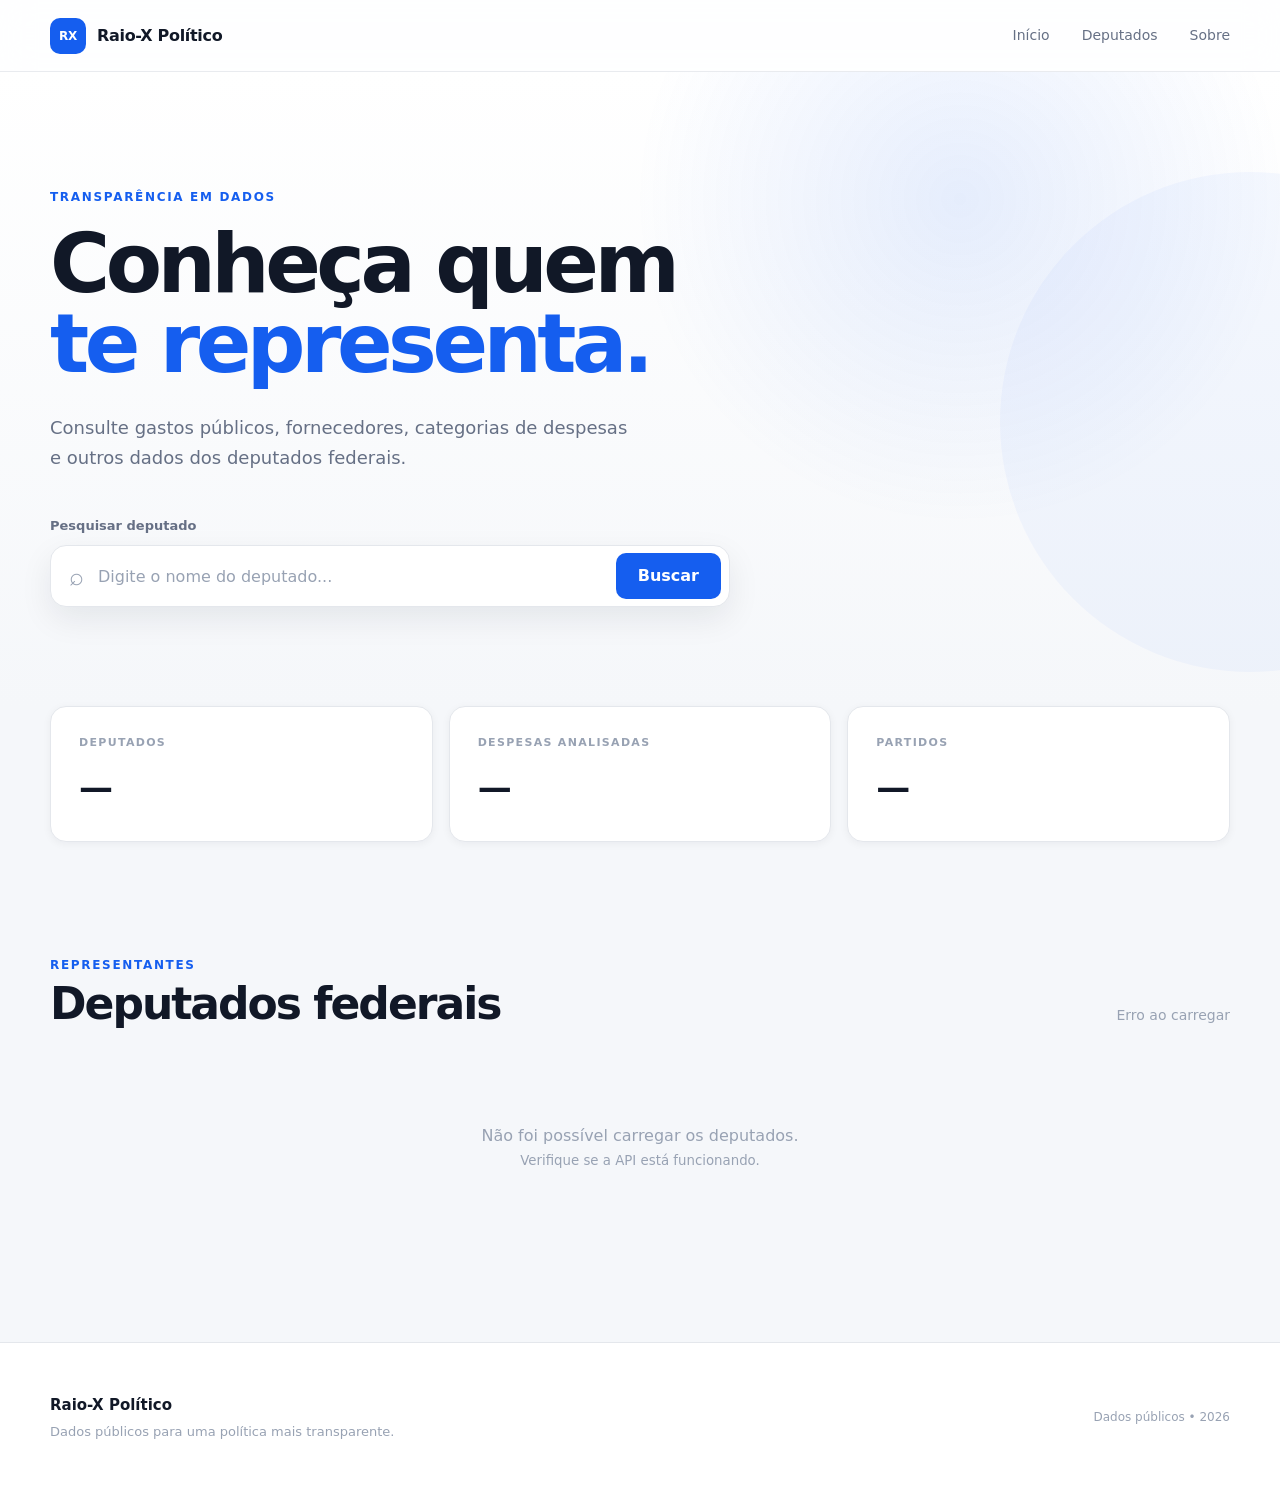
<file: docs/index.html>
<!DOCTYPE html>
<html lang="pt-BR">
<head>
    <meta charset="UTF-8">
    <meta name="viewport" content="width=device-width, initial-scale=1.0">

    <meta
        name="description"
        content="Raio-X Político — consulte dados públicos e gastos de políticos brasileiros."
    >

    <title>Raio-X Político</title>

    <link rel="stylesheet" href="css/style.css">
</head>

<body>

    <header class="site-header">
        <div class="container header-content">

            <a href="index.html" class="brand">
                <span class="brand-mark">RX</span>
                <span class="brand-name">Raio-X Político</span>
            </a>

            <nav class="main-nav" aria-label="Navegação principal">
                <a href="#inicio">Início</a>
                <a href="#deputados">Deputados</a>
                <a href="#sobre">Sobre</a>
            </nav>

        </div>
    </header>


    <main>

        <section id="inicio" class="hero">
            <div class="container hero-content">

                <span class="eyebrow">
                    TRANSPARÊNCIA EM DADOS
                </span>

                <h1>
                    Conheça quem<br>
                    <span>te representa.</span>
                </h1>

                <p class="hero-description">
                    Consulte gastos públicos, fornecedores,
                    categorias de despesas e outros dados
                    dos deputados federais.
                </p>

                <div class="search-box">
                    <label for="search">
                        Pesquisar deputado
                    </label>

                    <div class="search-input">
                        <span aria-hidden="true">⌕</span>

                        <input
                            id="search"
                            type="search"
                            placeholder="Digite o nome do deputado..."
                            autocomplete="off"
                        >

                        <button type="button" id="search-button">
                            Buscar
                        </button>
                    </div>
                </div>

            </div>
        </section>


        <section class="stats" aria-label="Resumo dos dados">

            <div class="container stats-grid">

                <article class="stat-card">
                    <span class="stat-label">
                        DEPUTADOS
                    </span>

                    <strong id="total-deputados">
                        —
                    </strong>
                </article>

                <article class="stat-card">
                    <span class="stat-label">
                        DESPESAS ANALISADAS
                    </span>

                    <strong id="total-despesas">
                        —
                    </strong>
                </article>

                <article class="stat-card">
                    <span class="stat-label">
                        PARTIDOS
                    </span>

                    <strong id="total-partidos">
                        —
                    </strong>
                </article>

            </div>

        </section>


        <section id="deputados" class="deputados-section">

            <div class="container">

                <div class="section-heading">
                    <div>
                        <span class="eyebrow">
                            REPRESENTANTES
                        </span>

                        <h2>
                            Deputados federais
                        </h2>
                    </div>

                    <span id="resultado-count"></span>
                </div>

                <div
                    id="deputados-lista"
                    class="deputados-grid"
                >
                    <div class="loading">
                        Carregando deputados...
                    </div>
                </div>

            </div>

        </section>

    </main>


    <footer id="sobre" class="site-footer">

        <div class="container footer-content">

            <div>
                <strong>Raio-X Político</strong>

                <p>
                    Dados públicos para uma política mais transparente.
                </p>
            </div>

            <span>
                Dados públicos • 2026
            </span>

        </div>

    </footer>


    <script src="js/app.js" defer></script>

</body>
</html>
</file>
<file: docs/css/style.css>
:root {
    --bg: #f5f7fa;
    --surface: #ffffff;
    --surface-soft: #eef2f6;

    --text: #111827;
    --text-secondary: #667085;
    --text-muted: #98a2b3;

    --border: #e4e7ec;

    --accent: #155eef;
    --accent-dark: #0b4bc4;
    --accent-soft: #e8f0ff;

    --success: #12b76a;

    --radius-sm: 10px;
    --radius-md: 16px;
    --radius-lg: 24px;

    --shadow-sm: 0 2px 8px rgba(16, 24, 40, 0.05);
    --shadow-md: 0 12px 32px rgba(16, 24, 40, 0.08);

    --container: 1180px;
}


* {
    margin: 0;
    padding: 0;
    box-sizing: border-box;
}


html {
    scroll-behavior: smooth;
}


body {
    min-height: 100vh;

    background: var(--bg);
    color: var(--text);

    font-family:
        Inter,
        ui-sans-serif,
        system-ui,
        -apple-system,
        BlinkMacSystemFont,
        "Segoe UI",
        sans-serif;

    line-height: 1.5;

    -webkit-font-smoothing: antialiased;
}


a {
    color: inherit;
    text-decoration: none;
}


button,
input {
    font: inherit;
}


button {
    border: 0;
    cursor: pointer;
}


.container {
    width: min(
        calc(100% - 48px),
        var(--container)
    );

    margin-inline: auto;
}


/* =========================
   HEADER
   ========================= */

.site-header {
    position: sticky;
    top: 0;
    z-index: 100;

    height: 72px;

    background: rgba(255, 255, 255, 0.88);

    border-bottom: 1px solid rgba(228, 231, 236, 0.8);

    backdrop-filter: blur(16px);
}


.header-content {
    height: 100%;

    display: flex;
    align-items: center;
    justify-content: space-between;
}


.brand {
    display: flex;
    align-items: center;
    gap: 11px;

    font-weight: 700;
}


.brand-mark {
    width: 36px;
    height: 36px;

    display: grid;
    place-items: center;

    border-radius: 10px;

    background: var(--accent);
    color: white;

    font-size: 12px;
    font-weight: 800;
    letter-spacing: -0.03em;
}


.brand-name {
    letter-spacing: -0.02em;
}


.main-nav {
    display: flex;
    align-items: center;
    gap: 32px;

    color: var(--text-secondary);

    font-size: 14px;
    font-weight: 500;
}


.main-nav a {
    transition:
        color 160ms ease,
        transform 160ms ease;
}


.main-nav a:hover {
    color: var(--text);
}


/* =========================
   HERO
   ========================= */

.hero {
    position: relative;

    overflow: hidden;

    background:
        radial-gradient(
            circle at 75% 20%,
            rgba(21, 94, 239, 0.10),
            transparent 30%
        ),
        linear-gradient(
            180deg,
            #ffffff 0%,
            #f5f7fa 100%
        );
}


.hero::after {
    content: "";

    position: absolute;

    width: 500px;
    height: 500px;

    right: -220px;
    top: 100px;

    border-radius: 50%;

    background: rgba(21, 94, 239, 0.035);

    pointer-events: none;
}


.hero-content {
    position: relative;
    z-index: 1;

    padding-top: 112px;
    padding-bottom: 100px;
}


.eyebrow {
    display: inline-block;

    margin-bottom: 18px;

    color: var(--accent);

    font-size: 12px;
    font-weight: 800;

    letter-spacing: 0.14em;
}


.hero h1 {
    max-width: 800px;

    font-size: clamp(
        48px,
        7vw,
        82px
    );

    line-height: 0.98;

    letter-spacing: -0.055em;

    font-weight: 750;
}


.hero h1 span {
    color: var(--accent);
}


.hero-description {
    max-width: 590px;

    margin-top: 28px;

    color: var(--text-secondary);

    font-size: 18px;
    line-height: 1.7;
}


/* =========================
   SEARCH
   ========================= */

.search-box {
    width: min(680px, 100%);

    margin-top: 42px;
}


.search-box label {
    display: block;

    margin-bottom: 10px;

    color: var(--text-secondary);

    font-size: 13px;
    font-weight: 600;
}


.search-input {
    display: flex;
    align-items: center;

    min-height: 62px;

    padding-left: 18px;

    background: var(--surface);

    border: 1px solid var(--border);
    border-radius: var(--radius-md);

    box-shadow: var(--shadow-md);

    transition:
        border-color 180ms ease,
        box-shadow 180ms ease;
}


.search-input:focus-within {
    border-color: rgba(21, 94, 239, 0.5);

    box-shadow:
        0 0 0 4px rgba(21, 94, 239, 0.10),
        var(--shadow-md);
}


.search-input > span {
    color: var(--text-muted);

    font-size: 25px;
    line-height: 1;
}


.search-input input {
    flex: 1;

    min-width: 0;

    height: 60px;

    padding: 0 14px;

    background: transparent;

    border: 0;
    outline: 0;

    color: var(--text);

    font-size: 16px;
}


.search-input input::placeholder {
    color: var(--text-muted);
}


.search-input button {
    height: 46px;

    margin-right: 8px;
    padding: 0 22px;

    border-radius: 10px;

    background: var(--accent);
    color: white;

    font-weight: 650;

    transition:
        background 160ms ease,
        transform 160ms ease;
}


.search-input button:hover {
    background: var(--accent-dark);

    transform: translateY(-1px);
}


.search-input button:active {
    transform: translateY(0);
}


/* =========================
   STATS
   ========================= */

.stats {
    position: relative;
    z-index: 2;

    margin-top: -1px;
}


.stats-grid {
    display: grid;

    grid-template-columns:
        repeat(3, 1fr);

    gap: 16px;
}


.stat-card {
    padding: 28px;

    background: var(--surface);

    border: 1px solid var(--border);
    border-radius: var(--radius-md);

    box-shadow: var(--shadow-sm);
}


.stat-label {
    display: block;

    margin-bottom: 10px;

    color: var(--text-muted);

    font-size: 11px;
    font-weight: 800;

    letter-spacing: 0.12em;
}


.stat-card strong {
    display: block;

    font-size: 34px;

    letter-spacing: -0.04em;
}


/* =========================
   DEPUTADOS
   ========================= */

.deputados-section {
    padding: 110px 0;
}


.section-heading {
    display: flex;
    align-items: flex-end;
    justify-content: space-between;

    margin-bottom: 38px;
}


.section-heading .eyebrow {
    margin-bottom: 8px;
}


.section-heading h2 {
    font-size: clamp(30px, 4vw, 44px);

    line-height: 1;

    letter-spacing: -0.045em;
}


#resultado-count {
    color: var(--text-muted);

    font-size: 14px;
}


.deputados-grid {
    display: grid;

    grid-template-columns:
        repeat(3, 1fr);

    gap: 16px;
}


.deputado-card {
    display: block;

    padding: 24px;

    background: var(--surface);

    border: 1px solid var(--border);
    border-radius: var(--radius-md);

    box-shadow: var(--shadow-sm);

    transition:
        transform 180ms ease,
        box-shadow 180ms ease,
        border-color 180ms ease;
}


.deputado-card:hover {
    transform: translateY(-3px);

    border-color: #cdd5df;

    box-shadow: var(--shadow-md);
}


.deputado-card-header {
    display: flex;
    align-items: center;
    gap: 14px;
}


.deputado-avatar {
    width: 46px;
    height: 46px;

    flex: 0 0 auto;

    display: grid;
    place-items: center;

    border-radius: 50%;

    background: var(--accent-soft);
    color: var(--accent);

    font-size: 14px;
    font-weight: 800;
}


.deputado-name {
    font-size: 17px;
    font-weight: 700;

    letter-spacing: -0.02em;
}


.deputado-meta {
    margin-top: 3px;

    color: var(--text-secondary);

    font-size: 13px;
}


.loading {
    grid-column: 1 / -1;

    padding: 60px 20px;

    text-align: center;

    color: var(--text-muted);
}


/* =========================
   FOOTER
   ========================= */

.site-footer {
    padding: 50px 0;

    border-top: 1px solid var(--border);

    background: #ffffff;
}


.footer-content {
    display: flex;
    align-items: center;
    justify-content: space-between;

    gap: 30px;
}


.footer-content strong {
    font-size: 15px;
}


.footer-content p {
    margin-top: 5px;

    color: var(--text-muted);

    font-size: 13px;
}


.footer-content > span {
    color: var(--text-muted);

    font-size: 12px;
}


/* =========================
   RESPONSIVE
   ========================= */

@media (max-width: 800px) {

    .container {
        width: min(
            calc(100% - 32px),
            var(--container)
        );
    }


    .main-nav {
        display: none;
    }


    .hero-content {
        padding-top: 76px;
        padding-bottom: 70px;
    }


    .hero h1 {
        font-size: clamp(
            46px,
            14vw,
            68px
        );
    }


    .hero-description {
        font-size: 16px;
    }


    .stats-grid {
        grid-template-columns: 1fr;
    }


    .deputados-section {
        padding: 80px 0;
    }


    .deputados-grid {
        grid-template-columns: 1fr;
    }


    .section-heading {
        align-items: flex-start;

        flex-direction: column;

        gap: 10px;
    }


    .footer-content {
        align-items: flex-start;

        flex-direction: column;
    }
}


@media (max-width: 520px) {

    .search-input {
        align-items: stretch;

        flex-wrap: wrap;

        padding: 10px;
    }


    .search-input > span {
        display: none;
    }


    .search-input input {
        width: 100%;

        flex: 1 0 100%;

        height: 48px;
    }


    .search-input button {
        width: 100%;

        margin: 0;
    }


    .stat-card {
        padding: 22px;
    }
}
/* =========================
   PERFIL DO DEPUTADO
   ========================= */

.perfil {
    padding-top: 48px;
    padding-bottom: 100px;
}


.voltar {
    display: inline-flex;
    align-items: center;
    gap: 8px;

    margin-bottom: 48px;

    color: var(--text-secondary);

    font-size: 14px;
    font-weight: 600;

    transition: color 160ms ease;
}


.voltar:hover {
    color: var(--accent);
}


.perfil-header {
    display: flex;
    align-items: center;
    gap: 24px;

    margin-bottom: 48px;
}

.foto-ampliar {
    border: 0;
    padding: 0;
    margin: 0;
    background: transparent;
    cursor: zoom-in;
}


.perfil-avatar {
    width: 88px;
    height: 88px;

    flex-shrink: 0;

    display: grid;
    place-items: center;

    border-radius: 24px;

    background: var(--accent);
    color: white;

    font-size: 24px;
    font-weight: 800;
    object-fit: cover;
    object-position: center;
    box-shadow: var(--shadow-md);
}


.perfil-header h1 {
    margin-top: 4px;

    font-size: clamp(36px, 5vw, 56px);

    line-height: 1;

    letter-spacing: -0.045em;
}


.perfil-meta {
    margin-top: 10px;

    color: var(--text-secondary);

    font-size: 16px;
    font-weight: 600;
}


/* =========================
   MÉTRICAS
   ========================= */

.metricas {
    display: grid;

    grid-template-columns:
        repeat(3, 1fr);

    gap: 16px;

    margin-bottom: 64px;
}


.metrica {
    padding: 28px;

    background: var(--surface);

    border: 1px solid var(--border);

    border-radius: var(--radius-md);

    box-shadow: var(--shadow-sm);
}


.metrica span {
    display: block;

    margin-bottom: 8px;

    color: var(--text-secondary);

    font-size: 13px;
    font-weight: 600;
}


.metrica strong {
    display: block;

    font-size: 28px;

    letter-spacing: -0.03em;
}


/* =========================
   SEÇÕES
   ========================= */

.secao {
    margin-top: 64px;
}


.secao h2 {
    margin-bottom: 24px;

    font-size: 28px;

    line-height: 1.1;

    letter-spacing: -0.035em;
}


.secao-header {
    margin-bottom: 24px;
}


/* =========================
   LISTAS
   ========================= */

.lista-dados {
    overflow: hidden;

    background: var(--surface);

    border: 1px solid var(--border);

    border-radius: var(--radius-md);

    box-shadow: var(--shadow-sm);
}


.dado {
    display: flex;

    align-items: center;
    justify-content: space-between;

    gap: 24px;

    padding: 20px 24px;

    border-bottom: 1px solid var(--border);
}


.dado:last-child {
    border-bottom: 0;
}


.dado > div {
    min-width: 0;
}


.dado strong {
    display: block;

    font-size: 14px;
}


.dado > strong {
    flex-shrink: 0;

    font-size: 15px;

    text-align: right;
}


.dado small {
    display: block;

    margin-top: 4px;

    color: var(--text-secondary);

    font-size: 12px;
}


/* =========================
   ESTADOS
   ========================= */

.estado {
    padding: 80px 20px;

    color: var(--text-secondary);

    text-align: center;
}


/* =========================
   RESPONSIVO
   ========================= */

@media (max-width: 700px) {

    .container {
        width: min(
            calc(100% - 32px),
            var(--container)
        );
    }


    .metricas {
        grid-template-columns: 1fr;
    }


    .perfil-header {
        align-items: flex-start;
    }


    .perfil-avatar {
        width: 68px;
        height: 68px;

        border-radius: 18px;

        font-size: 18px;
    }


    .perfil-header h1 {
        font-size: 36px;
    }


    .dado {
        align-items: flex-start;

        flex-direction: column;

        gap: 10px;
    }


    .dado > strong {
        text-align: left;
    }

}
/* =========================
   GRÁFICO DE EVOLUÇÃO
   ========================= */

.grafico-container {
    position: relative;
    width: 100%;
    height: 360px;

    margin-top: 24px;

    padding: 24px;

    background: var(--surface);

    border: 1px solid var(--border);

    border-radius: var(--radius-md);

    box-shadow: var(--shadow-sm);
}

/* =========================
   FOTO AMPLIADA
   ========================= */

.foto-modal {
    display: none;

    position: fixed;
    inset: 0;

    z-index: 1000;

    align-items: center;
    justify-content: center;

    padding: 24px;

    background: rgba(0, 0, 0, 0.85);
}

.foto-modal.aberto {
    display: flex;
}

.foto-modal-imagem {
    max-width: min(90vw, 600px);
    max-height: 85vh;

    object-fit: contain;

    border-radius: 18px;

    box-shadow: 0 20px 60px rgba(0, 0, 0, 0.4);
}

.foto-modal-fechar {
    position: absolute;

    top: 20px;
    right: 24px;

    border: 0;

    background: transparent;

    color: white;

    font-size: 36px;
    line-height: 1;

    cursor: pointer;
}
</file>
